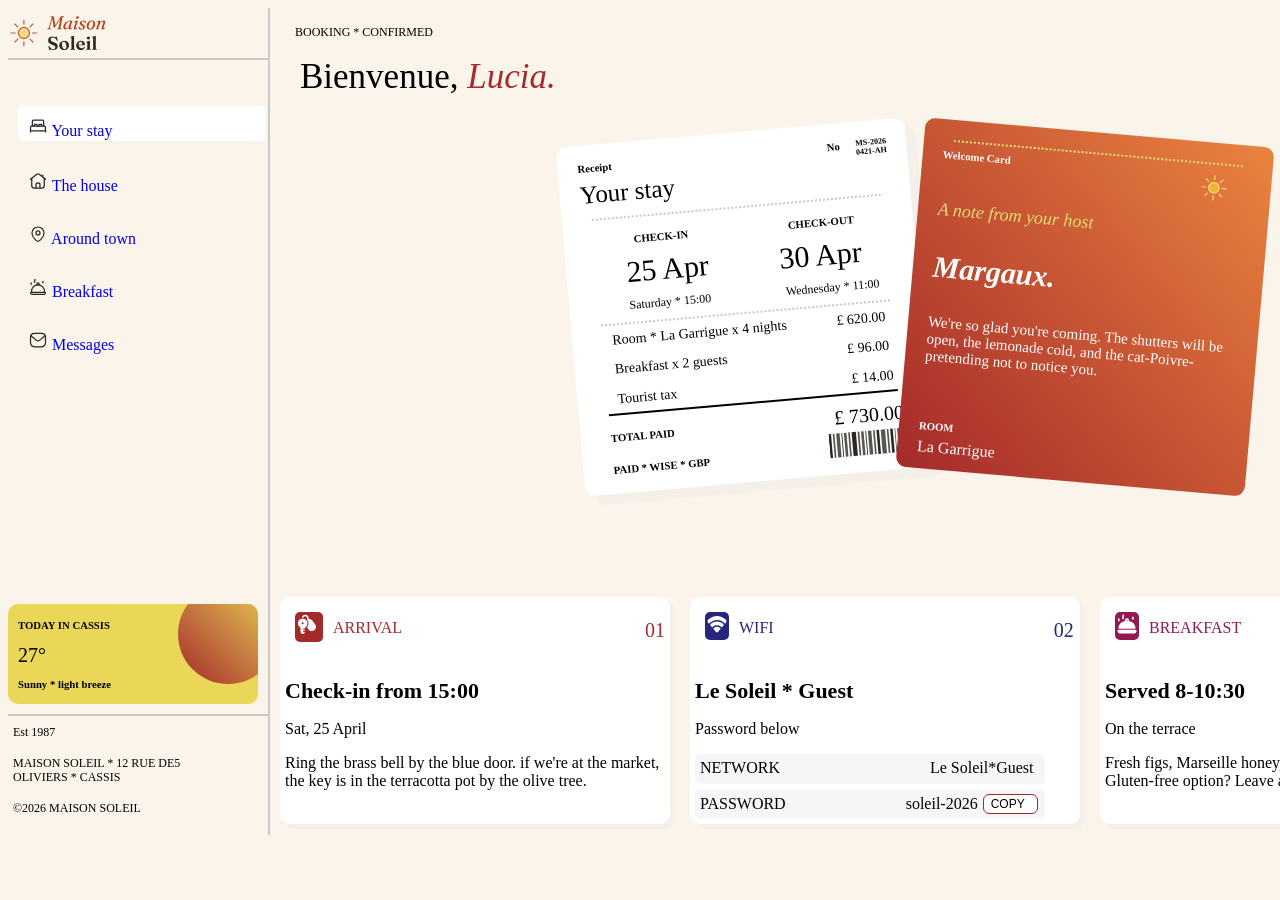
<file: index.HTML>
<!DOCTYPE html>
<html lang="en">
<head>
    <meta charset="UTF-8">
    <meta name="viewport" content="width=device-width, initial-scale=1.0">
    <title></title>
    <link rel="stylesheet" href="hotel.css">
    <script src="hotel.js" defer></script>
</head>
<body>
    <div class="side-bar">
 <header>
    <div class="logo-container">
        <img class="logo" src="logo.svg" alt="Logo">
       <button class="open-sidebar-button" id="open-sidebar-button" onclick="openSidebar()" aria-label="open sidebar" aria-expanded="false" aria-controls="navbar">
            <img src="icon-menu.svg" alt="Menu">
      </button>
      </div>
      <div class="menu-list">
    <nav class="show" id="navbar">
        <ul class="navs">
            <li><button id="close-sidebar-button" onclick="closeSidebar()" aria-label="close sidebar" ><img src="icon-close.svg" alt="Close"></button></li>
            <div class="your-stay">
            <li>
              <a href="#"><img src="icon-bed.svg" alt=""> Your stay</a>
            </li>
            </div>
            <li>
              <a href="#"><img src="icon-house.svg" alt=""> The house</a>
            </li>
            <li class="around-town">
              <a href="#"><img src="icon-pin.svg" alt=""> Around town </a>
            </li>
            <li>
              <a href="#"><img src="icon-breakfast-outline.svg" alt=""> Breakfast</a>
            </li>
            <li>
              <a href="#"><img src="icon-mail.svg" alt=""> Messages</a>
            </li>
        </ul>
        </div>
    </nav>

 </header> 
 <div class="weather-container">
   <div class="top-circle"></div>
    <h6 class="weather-heading">TODAY IN CASSIS</h6>
    <p class="temperature-1">27°</p>
    <h6 class="weather-description">Sunny * light breeze</h6>
 </div>  
 <div class="foot">
 <footer>
    <p>Est 1987</p>
    <p class="rue-de5">MAISON SOLEIL * 12 RUE DE5</p>
    <p class="oliviers">OLIVIERS * CASSIS</p>
    <P>&copy;2026 MAISON SOLEIL</P>
 </footer>
 </div>
 </div>
 <div class="main-content">
    <p class="booking-status">BOOKING * CONFIRMED</p>
     <div class="greetings">
      <P id="greeting-text">Bienvenue, <em>Lucia.</em></P>
      </div>
      <div class="greet-receipt">
      <div>
      <button class="print-receipt" id="print-receipt" onclick="printReceipt()"><p>Print receipt</p></button>
      </div>
      <div>
      <button class="add-to-calendar" id="add-to-calendar" onclick="addToGoogleCalendar()"><p>Add to calendar</p></button>
      </div>
    </div>
    <div class="cards">
       <img class="sun-image" src="illustration-sun.svg" alt="">
 <div class="stay-receipt">
      <section id="receipt">
         <div class="receipt-top">
         <h6 class="rpt-mstk">Receipt</h6>
         <h6 class="receipt-no">No</h6>
         <div class="bookings">
         <h6 class="booking-no">MS-2026</h6><h6 class="booking-ref">0421-AH</h6>
         </div>
         </div>
         <div class="stay-description-container">
         <p class="stay-description">Your stay</p>
         </div>
         <div class="checks">
            <h6>CHECK-IN</h6><h6>CHECK-OUT</h6>
         </div>
         <div class="dates">
            <date>25 Apr</date><date>30 Apr</date>
         </div>
         <div class="day">
            <date class="day-date">Saturday * 15:00</date><date class="days-date" >Wednesday * 11:00</date>
         </div>
         <div class="guests">
         <div class="nights">
            <p>Room * La Garrigue x 4 nights</p><p>£ 620.00</p>
         </div>
         <div class="meals">
            <p>Breakfast x 2 guests</p><p>£ 96.00</p>
         </div>
         <div class="tax">
            <p>Tourist tax</p><p>£ 14.00</p>
         </div>
         </div>
         <div class="payment">
            <h6>TOTAL PAID</h6><p class="total-amount">£ 730.00</p>
         </div>
         <div class="payment-method">
            <h6>PAID * WISE * GBP</h6>
            <img class="barcode" src="icon-barcode.svg" alt="Barcode">
         </div>
      </section>
 </div>
 <div class="welcome-card">
   <div class="welcome-card-top">
   <h6 class="welcomes">Welcome Card</h6>
   <img id="sun-img" width="20" height="20" src="icon-sun.svg" alt="">
   </div>
   <p class="message-head">A note from your host</p>
   <h3 class="host-name">Margaux.</h3>
   <p class="welcome-message">We're so glad you're coming. The shutters will be open, the lemonade cold, and the cat-Poivre-pretending not to notice you.</p>
   <h6 class="roomh6">ROOM</h6>
   <p>La Garrigue</p>
</div>
    </div>
    <div class="base-divs">
   <div class="arrival-div">
      <div class="arrival-top-texts">
      <div id="key">
         <img src="icon-key.svg" alt="">
      </div>
      <p id="arrive">ARRIVAL</p>
      <p id="arrive-01">01</p>
      </div>
      <p><strong>Check-in from 15:00</strong></p>
      <p>Sat, 25 April</p>
      <p>Ring the brass bell by the blue door. if we're at the market, the key is in the terracotta pot by the olive tree.</p>
   </div>
   <div class="wifi-div">
      <div class="wifi-top-texts">
         <div class="image-bg">
            <img src="icon-wifi.svg" alt="">
         </div>
         <p id="wifi">WIFI</p>
         <p id="wifi-02">02</p>
      </div>
      <p><strong>Le Soleil * Guest</strong></p>
      <p>Password below</p>
      <div class="network">NETWORK <p>Le Soleil*Guest</p></div>
      <div class="wifis">PASSWORD <p class="wifi-password">soleil-2026</p>
      <button type="button" class="copy" data-copy=".wifi-password">
         <p class="copy-label">COPY</p>
      </button>
      </div>
      </div>
   <div class="breakfast-div">
      <div class="breakfast-top-texts">
         <div class="breakfast-bg">
            <img src="icon-breakfast.svg" alt="">
         </div>
         <p id="breakfast">BREAKFAST</p>
         <p id="breakfast-03">03</p>
      </div>
      <p><strong>Served 8-10:30</strong></p>
      <p>On the terrace</p>
      <p>Fresh figs, Marseille honey, pain au levain, and espresso. Gluten-free option? Leave a note the night before</p>
   </div>
 </div>
 </div>
</body>
</html>
</file>
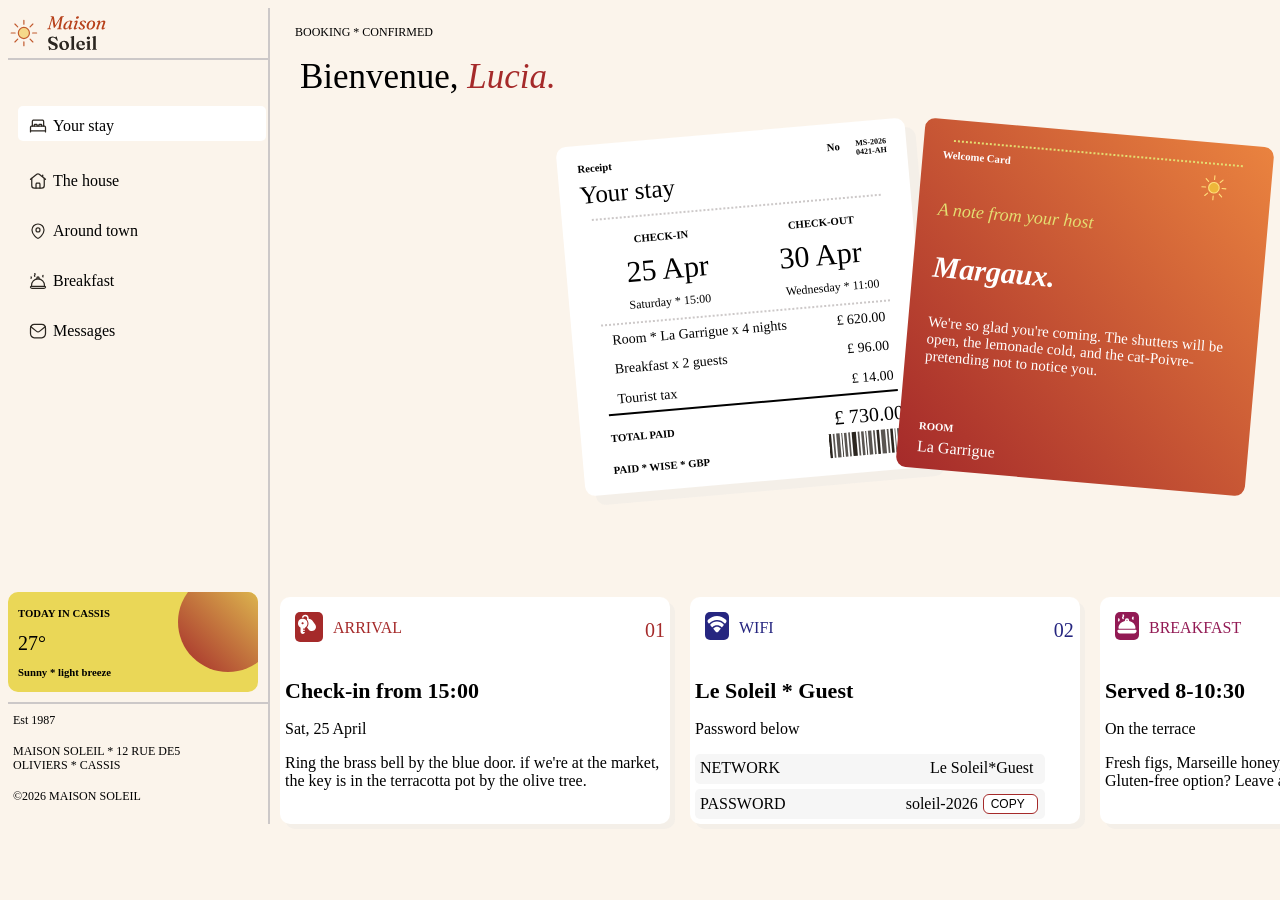
<file: HOMEPAGE.HTML>
<!DOCTYPE html>
<html lang="en">
<head>
    <meta charset="UTF-8">
    <meta name="viewport" content="width=device-width, initial-scale=1.0">
    <title></title>
    <link rel="stylesheet" href="hotel.css">
    <script src="hotel.js" defer></script>
</head>
<body>
    <div class="side-bar">
 <header>
    <div class="logo-container">
        <img class="logo" src="logo.svg" alt="Logo">
       <button class="open-sidebar-button" id="open-sidebar-button" onclick="openSidebar()" aria-label="open sidebar" aria-expanded="false" aria-controls="navbar">
            <img src="icon-menu.svg" alt="Menu">
      </button>
      </div>
      <div class="menu-list">
    <nav class="show" id="navbar">
        <ul class="navs">
            <li><button id="close-sidebar-button" onclick="closeSidebar()" aria-label="close sidebar" ><img src="icon-close.svg" alt="Close"></button></li>
            <div class="your-stay">
            <li>
               <img src="icon-bed.svg" alt=""> Your stay
            </li>
            </div>
            <li>
              <img src="icon-house.svg" alt=""> The house
            </li>
            <li class="around-town">
              <img src="icon-pin.svg" alt=""> Around town 
            </li>
            <li>
              <img src="icon-breakfast-outline.svg" alt=""> Breakfast
            </li>
            <li>
              <img src="icon-mail.svg" alt=""> Messages
            </li>
        </ul>
        </div>
    </nav>

 </header> 
 <div class="weather-container">
   <div class="top-circle"></div>
    <h6 class="weather-heading">TODAY IN CASSIS</h6>
    <p class="temperature-1">27°</p>
    <h6 class="weather-description">Sunny * light breeze</h6>
 </div>  
 <div class="foot">
 <footer>
    <p>Est 1987</p>
    <p class="rue-de5">MAISON SOLEIL * 12 RUE DE5</p>
    <p class="oliviers">OLIVIERS * CASSIS</p>
    <P>&copy;2026 MAISON SOLEIL</P>
 </footer>
 </div>
 </div>
 <div class="main-content">
    <p class="booking-status">BOOKING * CONFIRMED</p>
     <div class="greetings">
      <P id="greeting-text">Bienvenue, <em>Lucia.</em></P>
      </div>
      <div class="greet-receipt">
      <div>
      <button class="print-receipt" id="print-receipt" onclick="printReceipt()"><p>Print receipt</p></button>
      </div>
      <div>
      <button class="add-to-calendar" id="add-to-calendar" onclick="addToGoogleCalendar()"><p>Add to calendar</p></button>
      </div>
    </div>
    <div class="cards">
       <img class="sun-image" src="illustration-sun.svg" alt="">
 <div class="stay-receipt">
      <section id="receipt">
         <div class="receipt-top">
         <h6 class="rpt-mstk">Receipt</h6>
         <h6 class="receipt-no">No</h6>
         <div class="bookings">
         <h6 class="booking-no">MS-2026</h6><h6 class="booking-ref">0421-AH</h6>
         </div>
         </div>
         <div class="stay-description-container">
         <p class="stay-description">Your stay</p>
         </div>
         <div class="checks">
            <h6>CHECK-IN</h6><h6>CHECK-OUT</h6>
         </div>
         <div class="dates">
            <date>25 Apr</date><date>30 Apr</date>
         </div>
         <div class="day">
            <date class="day-date">Saturday * 15:00</date><date class="days-date" >Wednesday * 11:00</date>
         </div>
         <div class="guests">
         <div class="nights">
            <p>Room * La Garrigue x 4 nights</p><p>£ 620.00</p>
         </div>
         <div class="meals">
            <p>Breakfast x 2 guests</p><p>£ 96.00</p>
         </div>
         <div class="tax">
            <p>Tourist tax</p><p>£ 14.00</p>
         </div>
         </div>
         <div class="payment">
            <h6>TOTAL PAID</h6><p class="total-amount">£ 730.00</p>
         </div>
         <div class="payment-method">
            <h6>PAID * WISE * GBP</h6>
            <img class="barcode" src="icon-barcode.svg" alt="Barcode">
         </div>
      </section>
 </div>
 <div class="welcome-card">
   <div class="welcome-card-top">
   <h6 class="welcomes">Welcome Card</h6>
   <img id="sun-img" width="20" height="20" src="icon-sun.svg" alt="">
   </div>
   <p class="message-head">A note from your host</p>
   <h3 class="host-name">Margaux.</h3>
   <p class="welcome-message">We're so glad you're coming. The shutters will be open, the lemonade cold, and the cat-Poivre-pretending not to notice you.</p>
   <h6 class="roomh6">ROOM</h6>
   <p>La Garrigue</p>
</div>
    </div>
    <div class="base-divs">
   <div class="arrival-div">
      <div class="arrival-top-texts">
      <div id="key">
         <img src="icon-key.svg" alt="">
      </div>
      <p id="arrive">ARRIVAL</p>
      <p id="arrive-01">01</p>
      </div>
      <p><strong>Check-in from 15:00</strong></p>
      <p>Sat, 25 April</p>
      <p>Ring the brass bell by the blue door. if we're at the market, the key is in the terracotta pot by the olive tree.</p>
   </div>
   <div class="wifi-div">
      <div class="wifi-top-texts">
         <div class="image-bg">
            <img src="icon-wifi.svg" alt="">
         </div>
         <p id="wifi">WIFI</p>
         <p id="wifi-02">02</p>
      </div>
      <p><strong>Le Soleil * Guest</strong></p>
      <p>Password below</p>
      <div class="network">NETWORK <p>Le Soleil*Guest</p></div>
      <div class="wifis">PASSWORD <p class="wifi-password">soleil-2026</p>
      <button type="button" class="copy" data-copy=".wifi-password">
         <p class="copy-label">COPY</p>
      </button>
      </div>
      </div>
   <div class="breakfast-div">
      <div class="breakfast-top-texts">
         <div class="breakfast-bg">
            <img src="icon-breakfast.svg" alt="">
         </div>
         <p id="breakfast">BREAKFAST</p>
         <p id="breakfast-03">03</p>
      </div>
      <p><strong>Served 8-10:30</strong></p>
      <p>On the terrace</p>
      <p>Fresh figs, Marseille honey, pain au levain, and espresso. Gluten-free option? Leave a note the night before</p>
   </div>
 </div>
 </div>
</body>
</html>
</file>
<file: hotel.css>
.navs {display:flex; list-style: none; gap: 30px; flex-direction: column; margin-left: -20px; line-height: 1.0; cursor: pointer;}

.navs a {text-decoration: none;}

body {background-color: rgb(251, 244, 235); display: flex;}

.navs li {display: flex; align-items: center; gap: 5px;}

.logo {width: 100px; height: 50px; margin-bottom: 0px;}

span {display: block; margin-left: 50px; margin-top: -20px;}

.logo-container {border-bottom: 2px solid #ccc8c8; width: 260px; display: flex; justify-content: space-between;}

.your-stay {margin-left:-10px; background-color: #ffffff; width: 248px; height: 35px; color: #000; padding: 10px; box-sizing: border-box; border-radius: 5px;}

.menu-list {gap: 20px;}

.around-town:hover {background-color: #ffffff; margin-left: -10px; width: 248px; height: 35px; padding: 10px; box-sizing: border-box; border-radius: 5px;}

.weather-container {text-align: left; margin-top: 235px; align-items: center; padding: 10px;
     box-sizing: border-box; margin-right: 10px;  background-color: hsl(52, 78%, 63%); position: relative;
     border-radius: 10px; width: 250px; height: 100px; line-height: 0.3; overflow: hidden;}

.top-circle {width: 100px; height: 100px; border-radius: 50%; background-image:
     linear-gradient(to left bottom, hsl(52, 78%, 63%), rgb(165, 42, 42)); 
      position: absolute; margin-left: 160px; margin-top: -30px;}

.side-bar {border-right: 2px solid #ccc8c8; display: flex;
     flex-direction: column;}

.temperature-1 {font-size: 20px;}

.contents {border-right: 2px solid #ccc8c8; width: 270px;}

.weather-heading {margin-top: 10px;}

.foot  {border-top: 2px solid #ccc8c8; width: 260px;}
 
.stay-receipt {background-color: white; width: 350px; padding: 20px; height: 350px; position: absolute; 
    top: 0; left: 0; transform: rotate(-5deg); border-radius: 10px; box-sizing: border-box;
     box-shadow: 10px 10px rgba(224, 224, 224, 0.3);}

.stay-receipt h6 {margin-top: 0; margin-bottom: 0px;}

.cards {display: flex; flex-direction: row; margin-left: 300px; margin-top: 40px; position: relative; width: max-content; height: fit-content;}

.welcome-card {background-image: linear-gradient(to right top, rgb(165, 42, 42), rgb(234, 131, 63));
     border-radius: 10px; width: 350px;
     height: 350px; color: white; margin-left: 90px; position: absolute; top: 0px; left: 250px;
     padding: 20px; box-sizing: border-box; transform: rotate(5deg);}

.cards:hover .stay-receipt {transform: rotate(5deg); cursor: pointer;  position: absolute; left: -160px; transition:all ease-in-out 2s;}

.cards:hover .welcome-card {transform: rotate(-5deg); cursor: pointer; position: absolute; right: -160px; transition: all 2s ease-in-out;}

.cards img {width: 150px; height: 150px; margin-left: 190px; margin-top: 70px;}

main-content {width: 100%;}

.base-divs {display: flex; gap: 10px; margin-top: 245px; margin-left: 10px; gap: 20px;}

.arrival-div, .wifi-div, .breakfast-div {background-color: #ffffff; border-radius: 10px; box-shadow: 5px 5px rgba(224, 224, 224, 0.3); width: 390px; min-height: 180px; padding: 5px; box-sizing: border-box;}

.greetings {display: flex;}

.greet-receipt {display: flex; margin-top: -70px;}

.print-receipt {height: 30px; width: 100px;
     background-color: #ffffff; border: 2px solid rgb(165, 42, 42);
     border-radius: 15px; box-sizing: border-box; margin-left: 1040px; 
     font-size: 12px; color: black; padding: 5px; align-items: center;}

.print-receipt p {margin-top: 0px;}

.print-receipt:hover {background-color: black; color: white; cursor: pointer;}

.add-to-calendar {height: 30px; width: 120px; margin-left: 10px; background-color: black;
     color: white; border-radius: 15px; box-sizing: border-box; padding-left: 5px; 
     font-size: 12px; border: 2px solid rgb(165, 42, 42); padding: 5px; align-items: center;}

.add-to-calendar p {margin-top: 0px;}

.add-to-calendar:hover {background-color: white; color: black; cursor: pointer;}

#key {width: 30px; height: 30px; background-color: rgb(165, 42, 42); border-radius: 5px; margin-left: 10px;}

.arrival-top-texts p {color: rgb(165, 42, 42);}


.arrival-top-texts {display: flex; gap: 10px; margin-top: 10px; }

#arrive {margin-top: 7px;}

#wifi {margin-top: 7px;}

.wifi-top-texts {display: flex; gap: 10px; margin-top: 10px; }

#arrive-01 {margin-left: 233px; margin-top: 7px; font-size: 20px; }

#wifi-02 {margin-left: 270px; margin-top: 7px; font-size: 20px; }

.image-bg {width: fit-content; height: fit-content; background-color: rgba(24, 24, 119, 0.936); border-radius: 5px; 
    margin-left: 10px;}

.wifi-top-texts p {color: rgba(24, 24, 119, 0.936);}

.breakfast-top-texts {display: flex; gap: 10px; margin-top: 10px; }

#breakfast {margin-top: 7px;}

#breakfast-03 {margin-left: 213px; margin-top: 7px; font-size: 20px;}

.breakfast-bg {width: fit-content; height: fit-content; background-color: rgba(139, 11, 73, 0.936); 
    border-radius: 5px; margin-left: 10px;}

.breakfast-top-texts p {color: rgba(139, 11, 73, 0.936);}

.arrival-div strong {font-size: 22px;}

.breakfast-div strong {font-size: 22px;}

.wifi-div strong {font-size: 22px;}

.network {display: flex; flex-direction: row; width: 350px; padding: 5px; height: 30px; 
    box-sizing: border-box; border-radius: 5px; background-color: rgba(224, 224, 224, 0.3);}

.network p {margin-left: 150px; margin-top: 0px;}

.wifis p {margin-left: 120px; margin-top: 15px;}

.wifis {margin-top: 5px; display: flex; align-items: center; flex-direction: row; width: 350px; padding: 5px; height: 30px; box-sizing: border-box; border-radius: 5px; background-color: rgba(224, 224, 224, 0.3);}

.copy {margin-top: 5px; margin-bottom: 5px; margin-left: 5px; display: flex; 
    color: black;
    flex-direction: row; width: 55px; padding: 5px;
    height: 20px;  border-radius: 6px; 
    background-color: white; align-items: center; padding: 8px 12px;
    gap: 8px; border: none; outline: none; cursor: pointer; border: 1px solid rgb(165, 42, 42);}

.copy p {margin: 0px; margin-left: -5px; font-size: 12px;}

.copy:active {background-color: white;}

.copy:disabled {background-color: black; color: white; cursor: not-allowed;}

.booking-status { margin-left: 20px; padding: 5px; font-size: 12px;}

.greetings p { margin-top: 0px; }

.greetings {margin-left: 30px;}

#greeting-text {font-size: 35px;}

#greeting-text em {color: rgb(165, 42, 42);}

.foot p {font-size: 12px; text-align: left; margin-left: 5px; padding-bottom: 10px;}
.foot {line-height: 0.75; margin-top: 10px;}

.rue-de5 {margin-bottom: 0px;}

.oliviers {margin-top: -5px;}

#sun-img {width: 30px; height: 30px; margin-top: 5px;}

.welcome-message {font-size: 15px;}

.host-name {font-size: 30px; font-style: italic;}

.message-head {font-style: italic; font-size: 18px; color: rgb(228, 221, 113);}

.roomh6 {margin-top: 55px; margin-bottom: -10px; }

.welcome-card-top {display: flex; align-items: center; gap: -30px;
     width: 290px; height: 40px; margin-left: 10px; border-top: 2px dotted rgb(228, 221, 113);}

.welcome-card-top h6 {margin-top: -15px; margin-bottom: 0px;}

.welcomes {margin-left: -10px;}

.receipt-top {display: flex; justify-content: space-between; align-items: center; margin-top: -10px;}


.bookings {display: block; margin-top: 7px; font-size: 12px;}

.receipt-top h6 {margin-top: 0px; margin-bottom: 0px;}

.receipt-no {margin-left: 200px;}

.stay-description {margin-top: 1px; font-size: 25px; margin-left: -10px;}

.stay-description-container {width: 290px; height: 40px; margin-left: 10px; box-sizing: 
    border-box; border-bottom: 2px dotted #ccc8c8;}

.checks {display: flex;  gap: 100px; margin-left: 50px; margin-top: 15px;}

.dates {display: flex; gap: 71px; font-family:Cambria, Cochin, Georgia, Times, 'Times New Roman', 
    serif; font-size: 30px; margin-left: 40px; margin-top: 10px;}

.day {display: flex; margin-left: 10px; gap: 75px; box-sizing: border-box; font-size: 12px; 
    border-bottom: 2px dotted #ccc8c8; width: 290px; height: 35px; }

.day-date {margin-left: 30px; margin-top: 9px;}

.days-date {margin-top: 9px;}

.nights {display: flex; align-items: center; gap: 50px; margin-left: 10px; font-size: 14px;}

.meals {display: flex; align-items: center; gap: 120px; margin-left: 10px; font-size: 14px;}

.tax {display: flex; align-items: center; gap: 175px; margin-left: 10px; font-size: 14px;}

.guests {line-height: 0.1; border-bottom: 2px solid black; margin-left: 10px; box-sizing: border-box; width: 290px;}

.payment {display: flex; align-items: center; gap: 160px; margin-left: 10px; margin-top: -10px;}

.total-amount {font-size: 20px;}

.payment-method img {width: 80px; height: 30px; margin-right: -10px; margin-top: 1px; margin-left: 120px;}

.payment-method {display: flex; flex-direction: row;  gap: px;   margin-top: -20px}

.payment-method h6 {margin-top: 15px; margin-bottom: 0px; margin-left: 10px;}

#close-sidebar-button {background: none; border: none; padding: 1em; display: none; margin-top: 0px; margin-bottom: 0px;}

#open-sidebar-button {background: none; border: none; padding: 1em; width: 50px;
     height: 50px; margin-left: 90px; margin-top: 0px; display: none;}

#overlay {background-color: rgba(0, 0, 0, 0.5); position: fixed; 
    inset: 0; z-index: 8; pointer-events: none; opacity: 0; display: none;}

@media print {
    body * {
        visibility: hidden;
    }

    #receipt, #receipt * {
        visibility: visible;
    }

    #receipt {
        position: absolute;
        left: 0;
        top: 0;
        transform: none;
        box-shadow: none;
        width: 100%;
    }

}



@media screen and (max-width: 768px) {
    body {display: flex; flex-direction: column; min-height: 100vh; line-height: 1.5em;}
    
    .weather-container {display: none;}

    #open-sidebar-button {
        display: block;
    }

    .print-receipt {margin-left: 0px; display: inline-flex; padding-left: 10px;
         padding-top: 15px; margin-top: 10px;}

    .add-to-calendar {display: inline-flex; padding-left: 10px; margin-top: 10px; padding-top: 15px;}

    .cards {flex-direction: column; margin-left: 0px; line-height: 1.0em; gap: 20px;
         margin: 0 auto;
        }

    .welcome-card {margin-left: 0px;}

    .base-divs {flex-direction: column; margin-top: 20px; width: 350px;  margin-right: auto; margin-left: auto;}

    .arrival-div, .wifi-div, .breakfast-div {width: 350px; margin-right: auto; margin-left: auto;}

    #close-sidebar-button {
        display: block;
    }

    #arrive-01 {margin-left: 185px;}

    #wifi-02 {margin-left: 225px;}

    #breakfast-03 {margin-left: 170px;}
    
    nav {
        position: fixed;
        top: 0; right: -100%; height: 100vh; width: min(15em, 100%);
        z-index: 10;
        border-left: 1px solid #ccc;
        background-color: rgb(165, 42, 42);
    }

    .side-bar  {display: flex;
     flex-direction: column;
    }


    nav.show {
        right: 0;
    }

    
    

    nav ul {
        width: 100%;
        flex-direction: column;
    }

    .stay-receipt {position: static; transform: none; margin-top: 20px;}

    .welcome-card {position: static; transform: none;}

    .cards:hover .stay-receipt {position: static; transform: none;}

   .cards:hover .welcome-card {position: static; transform: none;}

    .foot{display: none;}

    .sun-image {display: none;}

    .booking-status {margin-left: 60px;}

    .greetings {flex-direction: column; justify-content: flex-start; margin-left: 70px;}

    .greet-receipt {display: flex; flex-direction: row;
         align-items: center; gap: 20px; margin-top: -20px; margin-left: 80px;}

    .logo-container {
        border-bottom: 2px solid #ccc8c8; width: 100%; margin-bottom: 0px;
    }
}
</file>
